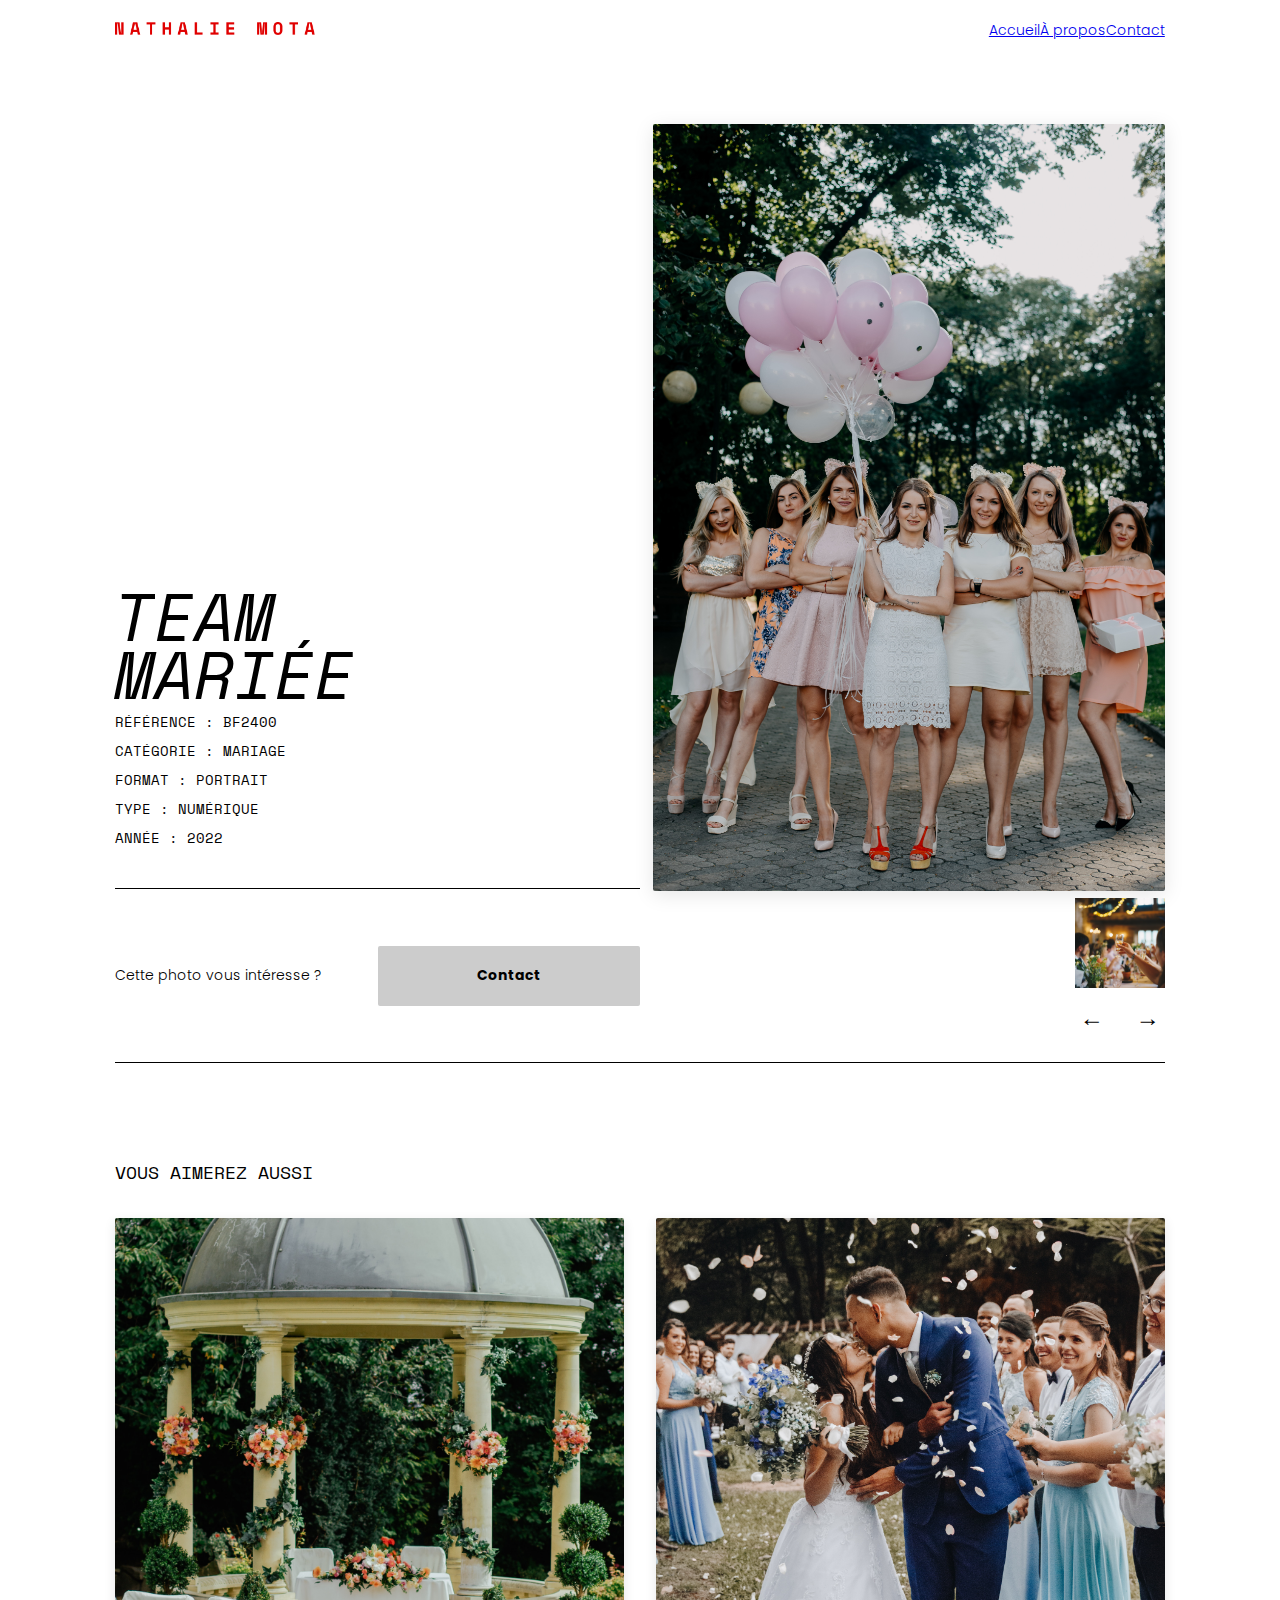
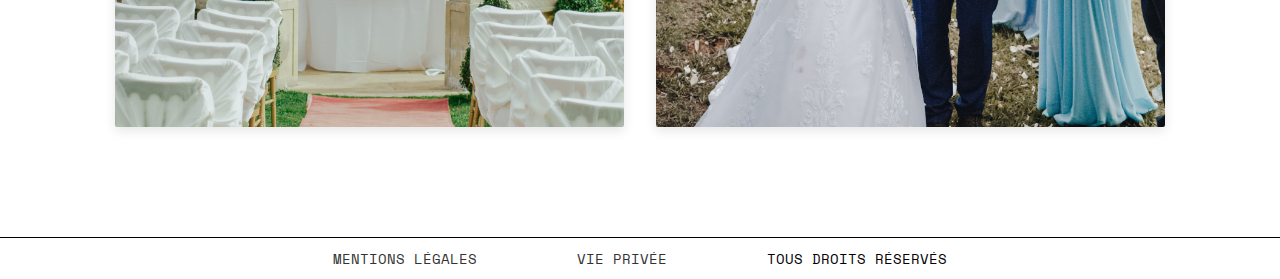
<file: single.html>
<!DOCTYPE html>
<html lang="fr">
<head>
  <meta charset="UTF-8" />
  <meta name="viewport" content="width=device-width, initial-scale=1.0" />
  <title>Détail Photo – Mota</title>
  <link rel="preconnect" href="https://fonts.googleapis.com" />
  <link rel="preconnect" href="https://fonts.gstatic.com" crossorigin />
  <link href="https://fonts.googleapis.com/css2?family=Poppins:wght@400;600&family=Space+Mono:wght@400;700&display=swap" rel="stylesheet" />
  <link rel="stylesheet" href="./assets/css/style.css" />
</head>
<body>
  <header>
    <div class="conteneur-principal">
      <div class="logo">
        <a href="index.html"><img class="logo" src="./assets/images/logo/logo-mota.png" alt="logo Nathalie Mota" /></a>
      </div>
      <button class="burger-menu" aria-label="Ouvrir le menu">☰</button>
      <nav class="menu" aria-label="Menu principal" id="main-menu">
        <a class="element-menu" href="#accueil">Accueil</a>
        <a class="element-menu" href="#a-propos">À propos</a>
        <a id="contact-link" class="element-menu" href="#contact">Contact</a>
      </nav>
    </div>
  </header>

  <main class="page-detail">
    <div class="container-detail">
      <div class="image-detail">
        <img class="principale" src="./assets/images/nathalie-15.jpeg" alt="Photo en détail" />
      </div>
      <div class="infos">
      <div class="informations-detail">
        <h2 class="titre-photo">Team<br>mariée</h2>
        <ul class="meta-photo">
          <li class="description-photo">Référence : BF2400</li>
          <li class="description-photo">Catégorie : Mariage</li>
          <li class="description-photo">Format : Portrait</li>
          <li class="description-photo">Type : Numérique</li>
          <li class="description-photo">Année : 2022</li>
          
        </ul>
      </div>
      </div>
    </div>
    <section class="interet-photo">

      <div class="interet-contact">
        <p class="photo-interessante">Cette photo vous intéresse&nbsp;?</p>
        <a href="#" class="bouton-contact">Contact</a>
      </div>
      <div class="miniature-navigation">
        <div class="miniature-photo">
          <img class="miniature" src="./assets/images/nathalie-0.jpeg" alt="Miniature de la photo 0" />
        </div>
        <div class="navigation-fleches">
    <button class="fleche gauche" aria-label="Photo précédente">&#8592;</button>
    <button class="fleche droite" aria-label="Photo suivante">&#8594;</button>
  </div>    


      </div>
    
    </section>
      <div class="bloc-separateur">
  <hr class="ligne-horizontale-longue"/>
</div>

    <section class="suggestions">
  <h3 class="titre-suggestions">Vous aimerez aussi</h3>
  <div class="suggestions-grid">
    <div class="suggestion-item">
      <img class="image-suggestion" src="./assets/images/nathalie-4.jpeg" alt="rotonde mariage jardin" />
    </div>
    <div class="suggestion-item">
      <img class="image-suggestion" src="./assets/images/nathalie-5.jpeg" alt="mariés qui s'embrassent" />
    </div>
  </div>
</section>
  </main>

  <footer class="pied-de-page">
    <ul class="ul-pied-de-page">
      <li class="li-pied-de-page"><a href="#mentions-legales">Mentions légales</a></li>
      <li class="li-pied-de-page"><a href="#vie-privee">Vie privée</a></li>
      <li class="li-pied-de-page">Tous droits réservés</li>
    </ul>
  </footer>

  <div class="modal" id="modal">
    <div class="modal-content">
      <button class="close-modal" aria-label="Fermer la modale">&times;</button>
      <h2>Contactez-nous</h2>
      <div id="contact-modal" class="modal">
        <?php echo do_shortcode('[contact-form-7 id="3c6e00f" title="Contact"]'); ?>
      </div>
    </div>
  </div>

  <script src="script.js"></script>
</body>
</html>
</file>
<file: assets/css/style.css>
@charset "UTF-8";
* {
  margin: 0;
  padding: 0;
  box-sizing: border-box;
}

body, p {
  font-family: "Poppins";
  line-height: 1.5;
  overflow-x: hidden;
  display: flex;
  justify-content: center;
  flex-direction: column;
  font-style: normal;
  font-weight: 300;
  font-size: 14px;
}

h1, h2, h3, .description-photo {
  font-family: "Space Mono";
}

h1 {
  font-style: italic;
  font-weight: 700;
  font-size: 96px !important;
  text-transform: uppercase;
}

h2 {
  font-style: italic;
  font-weight: 400;
  font-size: 66px !important;
  text-transform: uppercase;
  line-height: 58px;
}

h3 {
  font-style: normal;
  font-weight: 400;
  font-size: 18px !important;
  text-transform: uppercase;
}

.description-photo {
  font-style: normal;
  font-weight: 400;
  font-size: 14px !important;
  text-transform: uppercase;
}

.modal-content form.wpcf7-form {
  display: flex;
  flex-direction: column;
  gap: 1rem;
}

.modal-content input,
.modal-content textarea {
  width: 100%;
  padding: 0.75rem;
  border: 1px solid #ccc;
  border-radius: 0.5rem;
}

.modal-content input[type=submit] {
  background: #000;
  color: #fff;
  border: none;
  cursor: pointer;
}

button.filtre-bouton,
.filtre-bouton {
  border: 1.3px solid #ccc;
  padding: 11px 18px;
  border-radius: 8px;
  font-family: "Poppins";
  letter-spacing: 10%;
  cursor: pointer;
  background: none;
  text-transform: uppercase;
  width: 20vw;
  display: inline-flex;
  justify-content: space-between;
  gap: 80px;
  margin-bottom: -10px;
  margin-left: -13px;
  margin-right: -13px;
}

.zone-bouton, .load-more-wrap, p.input {
  display: flex;
  justify-content: center;
}

.charger-plus, #load-more, .contact-form-wrapper input[type=submit], input.wpcf7-form-control.wpcf7-submit.has-spinner {
  width: 25vw;
  padding: 15px 8px;
  cursor: pointer;
  color: black;
  background-color: #C4C4C4;
  text-align: center;
  font-family: "Space Mono";
  border: none;
  border-radius: 0%;
}

header.single {
  box-shadow: none; /* Pas d'ombrage comme demandé */
}

.conteneur-principal {
  display: flex;
  justify-content: space-between;
  align-items: center;
  padding: 0;
  height: 60px;
  position: sticky;
  top: 0;
  background-color: white;
  z-index: 1002;
  margin-right: 9vw;
  margin-left: 9vw;
}

/* MENU BURGER CORRIGÉ */
.burger-menu {
  display: flex;
  flex-direction: column;
  justify-content: center;
  align-items: center;
  width: 40px;
  height: 40px;
  background: none;
  border: none;
  cursor: pointer;
  z-index: 1001;
}

.burger-bar {
  display: block !important;
  width: 30px !important;
  height: 3px !important;
  background-color: black !important;
  margin-bottom: 6px !important;
  transition: all 0.3s ease-in-out;
}

.burger-bar:last-child {
  margin-bottom: 0 !important;
}

/* Animation quand burger ouvert */
.burger-menu.open .burger-bar:nth-child(1) {
  transform: rotate(45deg) translate(5px, 5px);
}

.burger-menu.open .burger-bar:nth-child(2) {
  opacity: 0;
}

.burger-menu.open .burger-bar:nth-child(3) {
  transform: rotate(-45deg) translate(6px, -6px);
}

.burger-menu.open {
  position: relative;
  top: -3px;
}

.menu {
  padding: 25px 0;
}

.menu-list {
  display: flex;
  gap: 30px;
  list-style: none;
  margin: 0;
  padding: 0;
}

.menu-list li a {
  text-decoration: none;
  color: #000000;
  text-transform: uppercase;
  font-family: "Space Mono";
}

.logo {
  width: 200px;
  height: auto;
}

.image-header {
  position: relative;
  display: flex;
  justify-content: center;
  align-items: center;
  width: 100%;
  margin-bottom: 80px;
}

.image-header-img.wp-post-image {
  max-height: 100vh;
  width: 100%;
  -o-object-fit: cover;
     object-fit: cover;
  -o-object-position: center;
     object-position: center;
  display: block;
}

.image-text {
  position: absolute;
  font-size: 5vw;
  font-weight: bold;
  text-transform: uppercase;
  color: transparent;
  text-align: center;
  font-style: italic;
  -webkit-text-stroke: 1px white;
}

.hero-header {
  width: 100%;
  height: 100vh;
  background-size: cover;
  background-position: center;
  background-repeat: no-repeat;
  position: relative;
}

.hero-overlay-text {
  position: absolute;
  top: 50%;
  left: 50%;
  transform: translate(-50%, -50%);
  color: transparent;
  font-size: 6rem;
  font-weight: bold;
  font-style: italic;
  text-transform: uppercase;
  text-align: center;
  -webkit-text-stroke: 0.3px white;
  text-stroke: 0.3px white;
}

/* --- MOBILE --- */
@media (max-width: 768px) {
  .conteneur-principal {
    margin: 0 5vw;
    position: relative;
    z-index: 1002;
    justify-content: space-between;
  }
  .burger-menu {
    display: flex;
    margin-top: 50px;
  }
  .menu {
    display: none;
    position: fixed;
    top: 0;
    left: 0;
    width: 100vw;
    height: 100vh;
    background-color: #a80000;
    color: white;
    flex-direction: column;
    justify-content: center;
    align-items: center;
    z-index: 1000;
    padding: 0;
  }
  .menu.active {
    display: flex;
  }
  .menu-list {
    flex-direction: column;
    gap: 30px;
    list-style: none;
    padding: 0;
    margin: 0;
  }
  .menu-list li a {
    color: white;
    font-size: 1.8rem;
    font-family: "Space Mono", monospace;
    text-transform: uppercase;
    text-decoration: none;
  }
  .logo {
    width: 200px;
  }
  .image-text,
  div.hero-overlay-text {
    font-size: 9vw;
    -webkit-text-stroke: 0.6px white;
  }
}
/* --- DESKTOP --- */
@media (min-width: 769px) {
  .menu {
    display: flex !important;
    position: static;
    background-color: transparent;
    flex-direction: row;
    justify-content: flex-end;
    align-items: center;
    height: auto;
    width: auto;
    padding: 25px 0;
  }
  .menu-list {
    flex-direction: row;
    gap: 30px;
  }
  .menu-list li a {
    color: #000000;
    font-size: 1rem;
  }
  .burger-menu {
    display: none;
  }
}
/* Base modale */
.modal {
  display: none;
  position: fixed;
  z-index: 9999;
  inset: 0;
  background-color: rgba(0, 0, 0, 0.4);
  justify-content: center;
  align-items: center;
  padding: 2rem;
}

.modal.show {
  display: flex;
}

/* Contenu de la modale */
.modal-content {
  background-color: #fff;
  border-radius: 12px;
  padding: 2rem;
  max-width: 600px;
  width: 100%;
  box-shadow: 0 15px 30px rgba(0, 0, 0, 0.1);
  position: relative;
  animation: fadeInUp 0.3s ease;
}

/* Animation d’apparition */
@keyframes fadeInUp {
  from {
    opacity: 0;
    transform: translateY(30px);
  }
  to {
    opacity: 1;
    transform: translateY(0);
  }
}
/* Bouton de fermeture */
.close-modal {
  position: absolute;
  top: 1rem;
  right: 1rem;
  background: transparent;
  border: none;
  font-size: 1.5rem;
  color: #666;
  cursor: pointer;
  transition: color 0.2s;
}
.close-modal:hover {
  color: #000;
}

/* En-tête image (optionnelle) */
.contact-header {
  display: block;
  height: auto;
  margin-bottom: 1.5rem;
  margin-left: -2rem;
  margin-right: -2rem;
  overflow: hidden;
}

.contact-header img {
  display: block;
  width: 120%;
  margin-left: -2rem;
  margin-right: -2rem;
  -o-object-fit: cover;
     object-fit: cover;
}

/* Formulaire Contact Form 7 */
.wpcf7 form {
  display: flex;
  flex-direction: column;
  gap: 1rem;
  /*input[type="submit"] {
    display: block;
    margin: 0 auto;
    background-color: #0073e6;
    border: none;
    padding: 0.9rem 2rem;
    border-radius: 8px;
    font-size: 1.1rem;
    font-weight: 600;
    color: white;
    cursor: pointer;
    transition: background-color 0.3s ease;
    user-select: none;
    text-align: center;

    &:hover,
    &:focus {
      background-color: #005bb5;
      outline: none;
    }
  }*/
}
.wpcf7 form input,
.wpcf7 form textarea {
  width: 100%;
  padding: 0.75rem 1rem;
  border: 1px solid #ddd;
  border-radius: 6px;
  font-size: 1rem;
  transition: border-color 0.3s;
}
.wpcf7 form input:focus,
.wpcf7 form textarea:focus {
  outline: none;
  border-color: #aaa;
}
.wpcf7 form p:not(:last-of-type) {
  width: 25vw;
  display: block;
  margin: 0 auto;
}
.wpcf7 form input.wpcf7-form-control {
  display: block;
  margin: 0 auto;
}

.pied-de-page {
  margin-top: 40px;
  padding: 10px;
  border-top: 1px solid #000000;
  font-family: "Space Mono";
}

.ul-pied-de-page {
  list-style: none;
  padding: 0;
  display: flex;
  gap: 100px;
  justify-content: center;
  text-transform: uppercase;
}

.ul-pied-de-page li a {
  text-decoration: none;
  color: #333;
}

.deux-colonnes {
  display: grid;
  grid-template-columns: repeat(2, 1fr);
  gap: 20px;
}

.carte .image-carte {
  width: 100%;
  height: auto;
  display: block;
}

.galerie {
  margin-left: 9vw;
  margin-right: 9vw;
}

.colonnes-images {
  display: flex;
  flex-wrap: wrap;
  justify-content: center;
  gap: 20px;
  padding: 40px 0;
}

.carte {
  width: calc(50% - 20px);
  max-width: calc(50% - 20px);
  flex: 0 0 calc(50% - 20px);
  aspect-ratio: 1/1;
  position: relative;
  overflow: hidden;
  background: #f9f9f9;
  box-shadow: 0 2px 6px rgba(0, 0, 0, 0.1);
  transition: box-shadow 0.3s ease;
}
.carte:hover {
  box-shadow: 0 6px 15px rgba(0, 0, 0, 0.2);
}
.carte a {
  display: block;
  width: 100%;
  height: 100%;
}
.carte img.image-carte {
  width: 100%;
  height: 100%;
  -o-object-fit: cover;
     object-fit: cover;
  display: block;
  transition: transform 0.3s ease;
}
.carte img.image-carte:hover {
  transform: scale(1.05);
}
.carte .entry-header {
  padding: 10px 5px 0 5px;
}
.carte .entry-header h2 {
  font-size: 1.1rem;
  margin: 0;
}
.carte .entry-header h2 a {
  color: #333;
  text-decoration: none;
}
.carte .entry-header h2 a:hover {
  text-decoration: underline;
}
.carte .entry-content {
  padding: 0 5px 10px 5px;
  font-size: 0.9rem;
  color: #666;
}

@media (max-width: 768px) {
  .carte {
    width: 100%;
    max-width: 100%;
    flex: 0 0 100%;
    aspect-ratio: auto;
  }
}
#categorie, #format, #tri {
  text-transform: uppercase;
  font-family: "Poppins", sans-serif;
}

.zone-filtres {
  display: flex;
  justify-content: space-between;
  align-items: flex-start;
  flex-wrap: wrap;
  gap: 1rem;
  margin-top: 9vh;
}

.filtres {
  border-radius: 5px;
  display: flex;
  flex-direction: column;
  align-items: flex-start;
  font-family: "Poppins", sans-serif;
  position: relative;
  cursor: pointer;
  background: #fff;
  box-shadow: 0 1px 4px rgba(0, 0, 0, 0.1);
  transition: box-shadow 0.3s ease;
}
.filtres:hover {
  box-shadow: 0 4px 12px rgba(0, 0, 0, 0.15);
}

.titre-filtres {
  margin-bottom: 0.3rem;
  font-family: "Poppins", sans-serif;
  font-weight: 600;
  font-size: 1rem;
  color: #222;
}

.filtres select {
  padding: 0.4rem 0.6rem;
  border-radius: 6px;
  border: 1px solid #ccc;
  font-size: 1rem;
  font-family: "Poppins", sans-serif;
  background-color: #fff;
  cursor: pointer;
  transition: border-color 0.3s ease;
}
.filtres select:hover, .filtres select:focus {
  border-color: #000;
  outline: none;
}

.filtres-gauche,
.filtres-droite {
  display: flex;
  gap: 1rem;
  flex-wrap: wrap;
}

button.filtre-bouton {
  height: -moz-fit-content;
  height: fit-content;
}

.filtre-bouton {
  border: 1.3px solid #ccc;
  border-radius: 8px;
  font-family: "Poppins", sans-serif;
  letter-spacing: 0.1em;
  cursor: pointer;
  background: none;
  text-transform: uppercase;
  padding: 0.6rem 1rem;
  display: inline-flex;
  justify-content: space-between;
  align-items: center;
  gap: 0.5rem;
  width: auto;
  min-width: 150px;
  transition: border-color 0.3s ease;
}
.filtre-bouton:hover {
  border-color: #E00000;
  color: #E00000;
}

.chevron {
  transition: transform 0.3s ease;
  font-size: 1rem;
  line-height: 1;
  display: inline-block;
}

.filtres.open .chevron {
  transform: rotate(180deg);
}

.filtre-options {
  display: none;
  position: absolute;
  top: 100%;
  left: 0;
  background: white;
  border: 1px solid #ccc;
  border-radius: 5px;
  font-family: "Poppins", sans-serif;
  z-index: 100;
  list-style: none;
  padding: 0;
  margin: 0;
  width: 100%;
  max-height: 200px;
  overflow-y: auto;
  box-shadow: 0 4px 10px rgba(0, 0, 0, 0.1);
}

.filtres.open .filtre-options {
  display: block;
}

.filtre-options li {
  margin: 0;
  padding: 10px 15px;
  transition: background-color 0.3s ease, color 0.3s ease;
  cursor: pointer;
}
.filtre-options li:hover {
  background-color: #E00000;
  color: white;
}

@media (max-width: 768px) {
  .zone-filtres {
    flex-direction: column;
    gap: 1.5rem;
    margin: 0 5vw 2rem;
  }
  .filtres-gauche,
  .filtres-droite {
    justify-content: center;
  }
  .filtre-bouton {
    min-width: 100%;
    justify-content: center;
    gap: 0.3rem;
  }
}
.carte {
  flex: 1 1 calc(50% - 20px);
  aspect-ratio: 1/1;
  position: relative;
  overflow: hidden;
}
.carte a {
  display: block;
  width: 100%;
  height: 100%;
  color: #fff;
  position: relative;
}
.carte img.image-carte {
  width: 100%;
  height: 100%;
  -o-object-fit: cover;
     object-fit: cover;
  display: block;
  color: #fff;
  transition: transform 0.3s ease;
}
.carte:hover img.image-carte {
  transform: scale(1.05);
  color: #fff;
}
.carte .overlay {
  top: 0;
  left: 0;
  width: 100%;
  height: 100%;
  position: absolute;
  display: none;
  flex-direction: column;
  justify-content: space-between;
  align-items: center;
  background-color: rgba(0, 0, 0, 0.7);
  padding: 15px;
}
.carte:hover > a .overlay {
  display: flex;
}

.overlay .icone-full {
  width: 100%;
  text-align: right;
}
.overlay .icone-oeil {
  width: 100%;
  text-align: center;
}
.overlay .infos-bas {
  width: 100%;
  display: flex;
  justify-content: space-between;
}
.overlay .icone-full img {
  width: 5%;
}
.overlay .icone-oeil img {
  width: 7%;
}

.page-detail {
  margin-left: 9vw;
  margin-right: 9vw;
  padding: 4rem 0;
  font-family: "Poppins", sans-serif;
}
.page-detail .container-detail {
  display: flex;
  flex-direction: row-reverse;
  align-items: flex-end;
  justify-content: space-between;
}
.page-detail .container-detail .image-detail {
  max-width: 50%;
  padding-bottom: 0;
  padding-left: 1vw;
  margin-bottom: -1vh;
  flex: 1;
}
@media (max-width: 768px) {
  .page-detail .container-detail .image-detail {
    max-width: 100%;
  }
}
.page-detail .container-detail .image-detail img.principale {
  width: 100%;
  min-width: 40vw;
  height: auto;
  padding-bottom: 0;
  padding-right: 0;
  margin-right: 0;
  box-shadow: 0 4px 20px rgba(0, 0, 0, 0.1);
  border-radius: 2px;
}
.page-detail .container-detail .informations-detail {
  flex: 1;
  display: flex;
  flex-direction: column;
  text-align: left;
}
@media (max-width: 768px) {
  .page-detail .container-detail .informations-detail {
    padding-right: 0;
    margin-top: 2rem;
  }
}
.page-detail .container-detail .informations-detail .titre-photo {
  font-size: 2rem;
  font-weight: 400;
  margin-bottom: 0.5rem;
  color: #000;
  text-transform: uppercase;
}
.page-detail .container-detail .informations-detail .categorie-photo {
  font-size: 1.1rem;
  font-style: italic;
  color: #666;
  margin-bottom: 1.5rem;
}
.page-detail .container-detail .informations-detail .meta-photo {
  list-style: none;
  padding: 0;
  margin-bottom: 2rem;
}
.page-detail .container-detail .informations-detail .meta-photo li {
  margin-bottom: 0.5rem;
}
.page-detail .container-detail .informations-detail .meta-photo li strong {
  font-weight: 600;
}
.page-detail .container-detail .informations-detail .infos {
  display: flex;
  justify-content: space-around;
}
@media (max-width: 768px) {
  .page-detail .container-detail {
    flex-direction: column;
    align-items: center;
    gap: 2rem;
  }
}
.page-detail .interet-contact {
  border-top: 1px solid #000;
  padding-top: 30px;
  margin-top: 0;
  width: 50%;
  display: flex;
  flex-direction: row;
  text-align: center;
  align-items: center;
}
@media (max-width: 768px) {
  .page-detail .interet-contact {
    width: 65%;
    gap: 1rem;
  }
}
.page-detail .interet-contact a.bouton-contact {
  width: 50%;
  height: 60px;
  border-radius: 2px;
  text-align: center;
}
.page-detail .interet-contact p.photo-interessante {
  text-align: left;
  width: 50%;
}
.page-detail .interet-contact h2 {
  font-size: 1.8rem;
  font-weight: 600;
  margin-bottom: 1rem;
  text-align: center;
}
.page-detail .interet-contact .bouton-contact, .page-detail .interet-contact input.wpcf7-form-control.wpcf7-submit.has-spinner {
  display: flex;
  align-items: center;
  justify-content: center;
  background-color: #ccc;
  color: #000;
  padding: 0.8rem 2rem;
  font-weight: bold;
  text-decoration: none;
  border: none;
  transition: background-color 0.3s ease;
  width: 50vw;
  height: 60px;
  border-radius: 2px;
}
.page-detail .interet-contact .bouton-contact:hover, .page-detail .interet-contact input.wpcf7-form-control.wpcf7-submit.has-spinner:hover {
  background-color: #333;
  color: #fff;
}
.page-detail .interet-photo {
  display: flex;
  flex-direction: row;
  margin-top: 0;
  padding-top: 0;
}
.page-detail .miniature-navigation {
  display: flex;
  flex-direction: column;
  align-items: center;
  gap: 1rem;
  align-self: flex-end;
  margin-left: auto;
  max-width: 100px;
}
.page-detail .miniature-navigation .miniature-photo {
  width: 90px;
  height: 90px;
  overflow: hidden;
  display: flex;
  align-items: center;
  justify-content: center;
  margin-top: 10px;
}
.page-detail .miniature-navigation .miniature-photo img {
  width: 100%;
  height: 100%;
  -o-object-fit: cover;
     object-fit: cover;
  display: block;
}
.page-detail .miniature-navigation .navigation-fleches {
  display: flex;
  justify-content: space-between;
  gap: 2rem;
}
.page-detail .miniature-navigation .navigation-fleches .fleche {
  font-size: 1.5rem;
  background: none;
  border: none;
  cursor: pointer;
}
.page-detail .miniature-navigation .navigation-fleches .fleche:hover {
  color: #666;
}
.page-detail .suggestions {
  margin-top: 6rem;
}
.page-detail .suggestions h3.titre-suggestions {
  margin-bottom: 2rem;
}
.page-detail .suggestions p.titre-suggestion {
  display: none;
}
.page-detail .suggestions .suggestions-grid {
  display: grid;
  grid-template-columns: repeat(auto-fit, minmax(280px, 1fr));
  gap: 2rem;
}
.page-detail .suggestions .suggestions-grid .suggestion-item {
  text-align: center;
}
.page-detail .suggestions .suggestions-grid .suggestion-item img {
  width: 100%;
  height: auto;
  border-radius: 2px;
  box-shadow: 0 4px 12px rgba(0, 0, 0, 0.1);
  transition: transform 0.3s ease;
  aspect-ratio: 1/1;
  -o-object-fit: cover;
     object-fit: cover;
}
.page-detail .suggestions .suggestions-grid .suggestion-item img:hover {
  transform: scale(1.03);
}
.page-detail .suggestions .suggestions-grid .suggestion-item .titre-suggestion {
  margin-top: 0.75rem;
  font-size: 1rem;
  font-weight: 500;
  color: #333;
}

.ligne-horizontale-longue {
  width: 100%;
  margin: 30px auto;
  margin-right: 3vw;
  border: none;
  border-top: 1px solid black;
  display: block;
}

@media (max-width: 768px) {
  .logo {
    padding-left: 15px;
  }
  .burger-menu {
    display: block;
    position: fixed;
    top: 5px;
    right: 20px;
    padding-right: 15px;
    z-index: 101;
    color: #000000;
  }
  .menu {
    display: none;
    flex-direction: column;
    justify-content: center;
    align-items: center;
    position: fixed;
    top: 60px;
    left: 0;
    width: 100vw;
    height: 100vh;
    background-color: #b30000;
    z-index: 100;
    transition: opacity 0.3s ease;
  }
  .menu.actif {
    display: flex;
  }
  .menu a {
    color: #fff;
    font-size: 2rem;
    margin: 1rem 0;
    text-decoration: none;
  }
  .image-header img {
    margin-bottom: 30px;
  }
  .zone-filtres {
    flex-direction: column;
    align-items: center;
    justify-content: center;
    width: 100%;
  }
  .filtres {
    display: flex;
    justify-content: center;
  }
  .filtres-gauche,
  .filtres-droite {
    display: flex;
    justify-content: center;
    width: 100%;
    flex-direction: column;
    align-items: center;
  }
  button.filtre-bouton {
    width: 60vw !important;
    margin-left: -15vw;
  }
  .galerie {
    margin-left: 10vw;
    margin-right: 10vw;
  }
  .colonnes-images {
    display: flex;
    flex-wrap: wrap;
    justify-content: center;
    gap: 20px;
    padding: 20px 20px;
  }
  .carte img {
    width: 100%;
    aspect-ratio: 1/1;
  }
  .carte {
    flex: 1 1 100%;
    aspect-ratio: 1/1;
    position: relative;
    overflow: hidden;
  }
  .carte .image-carte {
    width: 100%;
  }
  .carte .conteneur-principal {
    padding: 0 20px;
  }
  .carte .charger-plus {
    width: 100%;
  }
  .carte .ul-pied-de-page {
    flex-direction: column;
    text-align: center;
    gap: 20px;
    margin: 20px 20px;
  }
}
@media screen and (max-width: 768px) and (min-width: 1920px) {
  .filtre-bouton {
    width: 15vw;
  }
  .filtre-options {
    width: 15vw;
  }
  .carte img {
    height: 50vh;
  }
}/*# sourceMappingURL=style.css.map */
</file>
